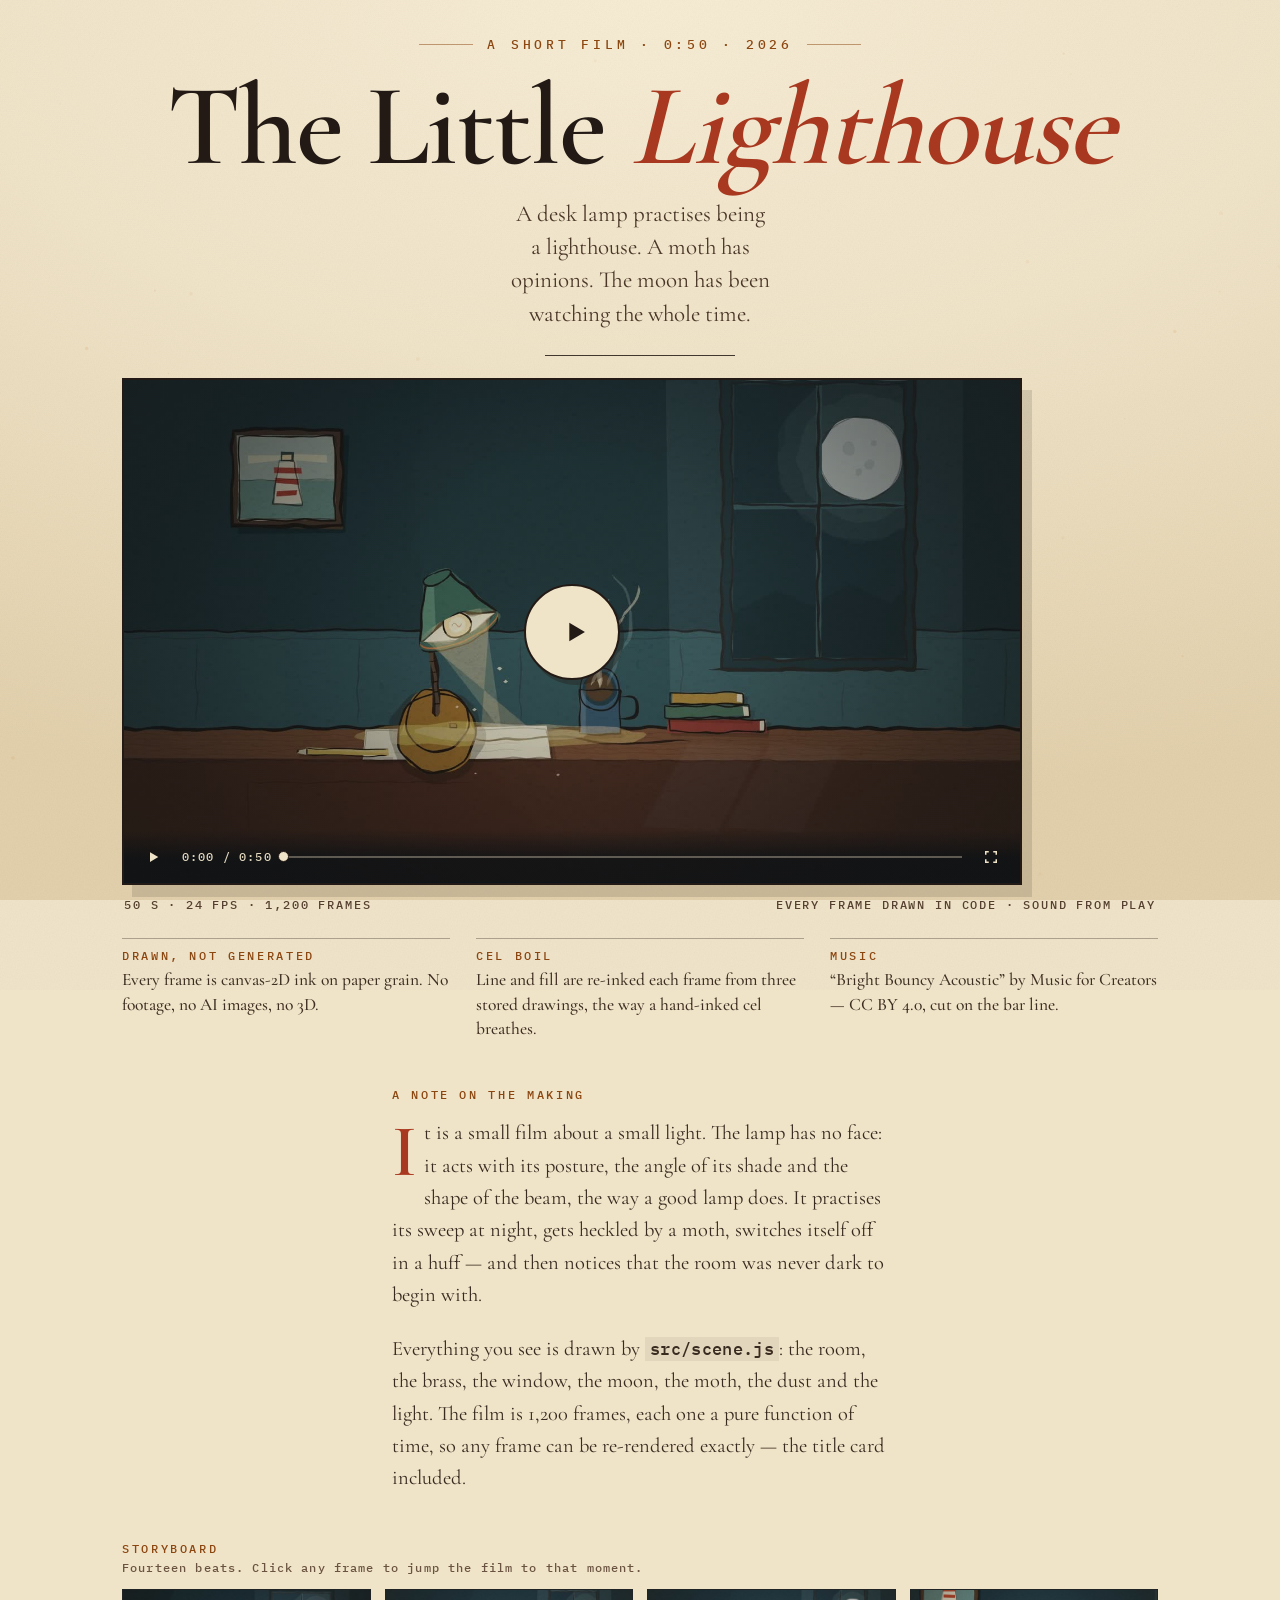
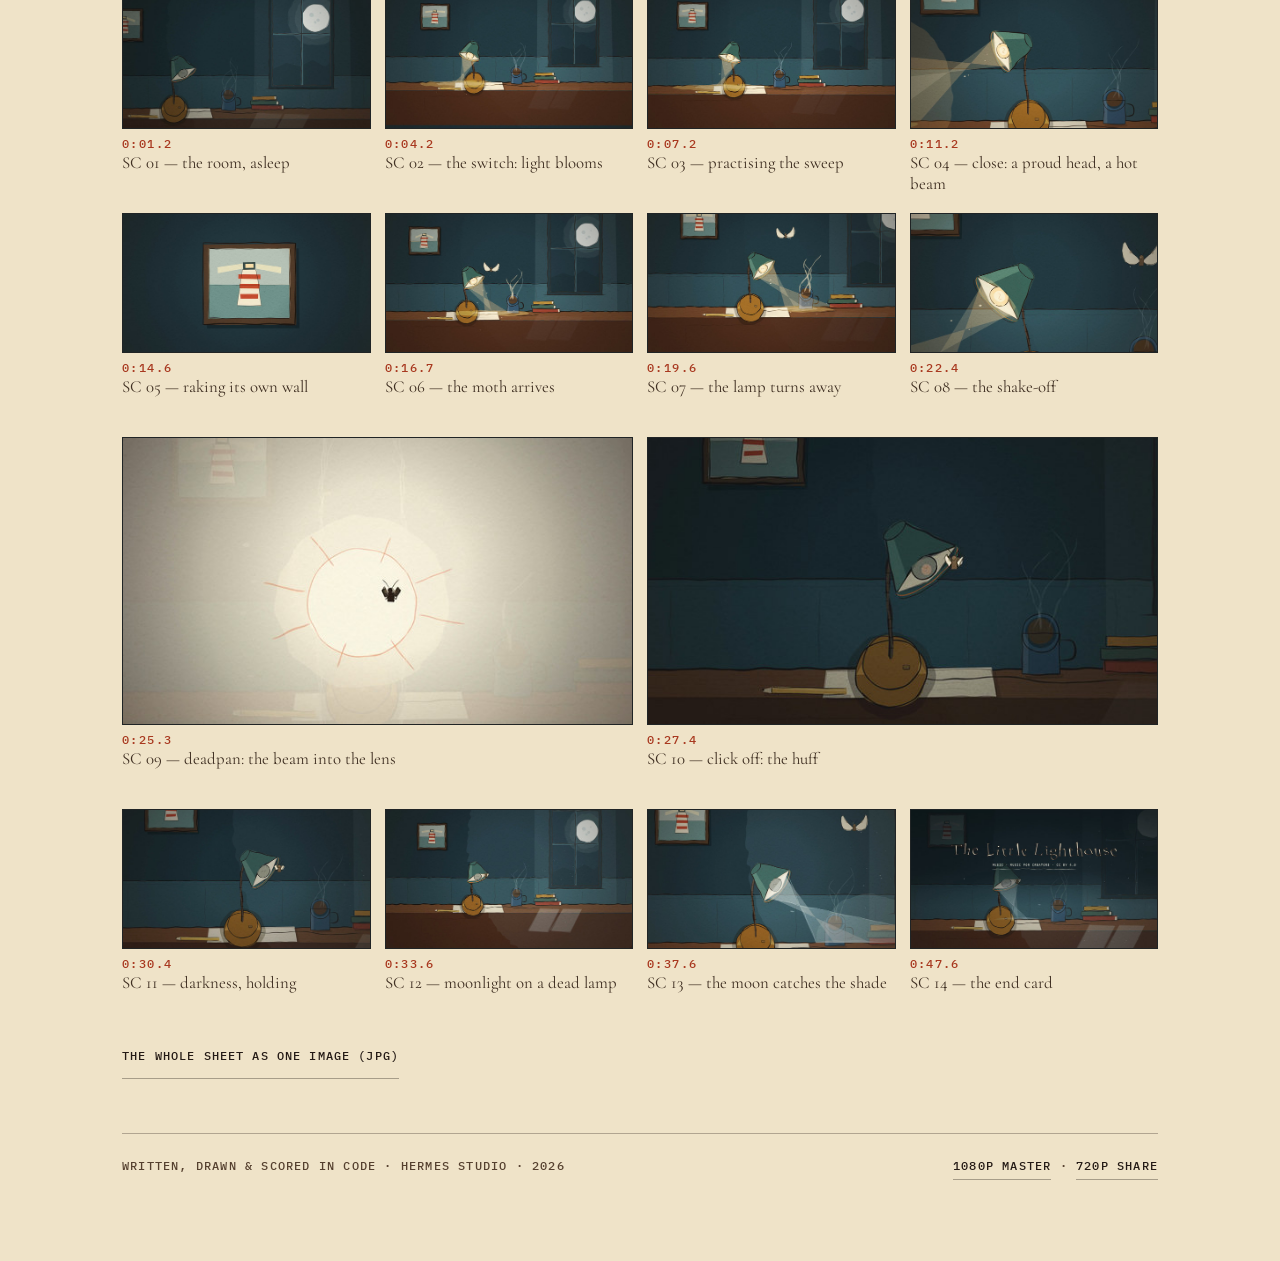
<file: index.html>
<!doctype html>
<html lang="en">
<head>
<meta charset="utf-8">
<meta name="viewport" content="width=device-width, initial-scale=1">
<title>The Little Lighthouse — a short film drawn in code</title>
<meta name="description" content="A 50-second hand-inked cel film drawn entirely in code: a little desk lamp practises being a lighthouse, a moth ruins it, and the moon turns out to have been lighting the room all along.">
<link rel="icon" href="data:image/svg+xml,<svg xmlns='http://www.w3.org/2000/svg' viewBox='0 0 32 32'><rect width='32' height='32' fill='%23efe3c8'/><circle cx='16' cy='13' r='7' fill='%23ffc65c'/><path d='M6 26 L16 13 L26 26 Z' fill='%23241a15'/></svg>">
<style>
  @font-face {
    font-family: "Cormorant";
    src: url("assets/fonts/CormorantGaramond-VF.ttf") format("truetype-variations");
    font-weight: 300 700; font-display: swap;
  }
  @font-face {
    font-family: "Plex Mono";
    src: url("assets/fonts/IBMPlexMono-Medium.ttf") format("truetype");
    font-weight: 500; font-display: swap;
  }
  :root {
    --ink: #241a15; --ink2: #4a3728; --paper: #efe3c8; --paper2: #e3d3b2;
    --warm: #8c4610; --ember: #a8381f; --night: #1e3039; --moon: #b9d4dc;
    --mono: "Plex Mono", ui-monospace, monospace;
    --serif: "Cormorant", "Iowan Old Style", Georgia, serif;
  }
  * { box-sizing: border-box; }
  html { -webkit-text-size-adjust: 100%; }
  body {
    margin: 0; background: var(--paper); color: var(--ink);
    font-family: var(--serif); font-weight: 400;
    -webkit-font-smoothing: antialiased;
    overflow-x: hidden;
  }
  .ground {
    position: fixed; inset: 0; z-index: 0; pointer-events: none;
    background: radial-gradient(120% 90% at 50% 0%, #f6ecd4 0%, #efe3c8 45%, #e2d0ac 100%);
  }
  .ground::after {
    content: ""; position: absolute; inset: -10%;
    background-image: url("data:image/svg+xml,%3Csvg xmlns='http://www.w3.org/2000/svg' width='220' height='220'%3E%3Cfilter id='n'%3E%3CfeTurbulence type='fractalNoise' baseFrequency='0.82' numOctaves='3' stitchTiles='stitch'/%3E%3CfeColorMatrix type='saturate' values='0'/%3E%3C/filter%3E%3Crect width='220' height='220' filter='url(%23n)' opacity='0.5'/%3E%3C/svg%3E");
    background-size: 220px 220px; opacity: .12; mix-blend-mode: multiply;
  }
  canvas#dust { position: fixed; inset: 0; z-index: 0; pointer-events: none; opacity: .55; }

  main { position: relative; z-index: 1; max-width: 1080px; margin: 0 auto; padding: 4vh 22px 9vh; }

  .eyebrow {
    font-family: var(--mono); font-size: 12.5px; letter-spacing: .3em; text-transform: uppercase;
    color: var(--warm); display: flex; gap: 14px; align-items: center; justify-content: center;
    flex-wrap: nowrap; white-space: nowrap;
  }
  .eyebrow .rule { width: 54px; height: 1px; background: currentColor; opacity: .5; flex: 0 0 auto; }

  h1 {
    font-size: clamp(46px, 10.4vw, 116px); line-height: .92; font-weight: 600;
    letter-spacing: -.018em; text-align: center; margin: .18em 0 .06em;
    text-wrap: balance;
  }
  h1 .w { display: inline-block; }
  h1 .w1 { color: var(--ink); }
  h1 .w2 { color: var(--ink); }
  h1 .w3 { color: var(--ember); font-style: italic; }

  .standfirst {
    text-align: center; font-size: clamp(17px, 2.3vw, 23px); line-height: 1.45;
    color: var(--ink2); max-width: 30ch; margin: 18px auto 0; font-weight: 400;
    text-wrap: balance;
  }

  .hairline { height: 1.5px; background: var(--ink); width: 0; margin: 24px auto 22px; opacity: .85; }

  /* ── player: the film, in a drawn frame, with its own quiet bar ───────── */
  .player {
    max-width: min(100%, 900px); margin-inline: auto;
    position: relative; border: 2.5px solid var(--ink); background: var(--night);
    box-shadow: 10px 12px 0 rgba(36, 26, 21, .13);
    aspect-ratio: 16 / 9; overflow: hidden;
  }
  .player video { display: block; width: 100%; height: 100%; object-fit: cover; background: var(--night); cursor: pointer; }
  .player .bed { position: absolute; inset: 0; z-index: 1; pointer-events: none; transition: opacity .45s ease; }
  .player .playbtn { z-index: 3; }
  .player .bar { z-index: 4; }
  .player[data-started="1"] .bed { opacity: 0; }
  .player .playbtn {
    position: absolute; inset: 0; display: grid; place-items: center; cursor: pointer;
    background: radial-gradient(50% 60% at 50% 50%, rgba(10,16,20,.16), rgba(10,16,20,.42));
    border: 0; padding: 0; transition: opacity .25s ease;
  }
  .player .playbtn span {
    width: 96px; height: 96px; border-radius: 50%; display: grid; place-items: center;
    background: var(--paper); border: 2.5px solid var(--ink);
    box-shadow: 4px 5px 0 rgba(36,26,21,.35);
    transition: transform .18s cubic-bezier(.2,.9,.25,1.2);
  }
  .player .playbtn:hover span { transform: scale(1.06); }
  .player .playbtn svg { width: 34px; height: 34px; margin-left: 5px; }
  .player.playing .playbtn { opacity: 0; pointer-events: none; }

  .bar {
    position: absolute; left: 0; right: 0; bottom: 0; z-index: 2;
    display: flex; align-items: center; gap: 12px; padding: 10px 12px 9px;
    background: linear-gradient(transparent, rgba(10,16,20,.72) 55%);
    opacity: 0; transition: opacity .2s ease;
  }
  .player:hover .bar, .player:focus-within .bar, .player.paused .bar { opacity: 1; }
  .bar button {
    background: none; border: 0; padding: 6px; cursor: pointer; color: var(--paper);
    display: grid; place-items: center; min-width: 34px; min-height: 34px;
  }
  .bar button svg { width: 18px; height: 18px; fill: currentColor; }
  .bar .tc {
    font-family: var(--mono); font-size: 11.5px; letter-spacing: .1em; color: rgba(247,236,210,.9);
    font-variant-numeric: tabular-nums; white-space: nowrap;
  }
  .track {
    position: relative; flex: 1 1 auto; height: 30px; cursor: pointer;
    display: flex; align-items: center; touch-action: none;
  }
  .track::before { content: ""; position: absolute; left: 0; right: 0; height: 2px; background: rgba(247,236,210,.32); }
  .track .fill { position: absolute; left: 0; height: 2px; width: 0; background: #ffc65c; }
  .track .knob {
    position: absolute; left: 0; width: 11px; height: 11px; margin-left: -5.5px; border-radius: 50%;
    background: var(--paper); border: 1.5px solid var(--ink);
  }
  .track:focus-visible { outline: 2px solid #ffc65c; outline-offset: 4px; }

  .playercap {
    display: flex; flex-wrap: wrap; gap: 6px 18px; justify-content: space-between;
    font-family: var(--mono); font-size: 11.5px; letter-spacing: .16em; text-transform: uppercase;
    color: #55402f; margin: 12px 2px 0;
  }

  .notes { display: grid; grid-template-columns: repeat(3, 1fr); gap: 8px 26px; margin: 26px 0 0; }
  .note { border-top: 1.5px solid rgba(36,26,21,.32); padding-top: 9px; }
  .note h3 { font-family: var(--mono); font-size: 12px; letter-spacing: .22em; text-transform: uppercase; color: var(--warm); margin: 0 0 5px; font-weight: 500; }
  .note p { margin: 0; font-size: 17.5px; font-weight: 500; line-height: 1.42; color: #3f2f22; }

  .prose { margin: 44px auto 0; max-width: 62ch; }
  .prose p { font-size: clamp(17px, 2.1vw, 20.5px); line-height: 1.58; color: #3a2b20; margin: 0 0 1.05em; }
  .prose .kicker {
    font-family: var(--mono); font-size: 12px; letter-spacing: .22em; text-transform: uppercase;
    color: var(--warm); margin: 0 0 12px;
  }
  .prose .kicker::first-letter { font-size: inherit; float: none; padding: 0; color: inherit; }
  .prose p.lead::first-letter {
    float: left; font-size: 3.6em; line-height: .82; padding: .06em .1em 0 0; color: var(--ember); font-weight: 600;
  }
  .prose em { font-style: italic; }
  .prose code { font-family: var(--mono); font-size: .82em; letter-spacing: .02em; background: rgba(36,26,21,.06); padding: 1px 5px; }
  .prose a { color: var(--ember); text-decoration: none; border-bottom: 1px solid rgba(168,56,31,.45); }

  /* ── storyboard: real cells, real captions, click one to jump the film ── */
  .strip { margin: 46px 0 0; }
  .strip h2 { font-family: var(--mono); font-size: 12px; letter-spacing: .22em; text-transform: uppercase; color: var(--warm); margin: 0 0 4px; font-weight: 500; }
  .strip .hint { font-family: var(--mono); font-size: 11.5px; letter-spacing: .1em; color: #6a5340; margin: 0 0 14px; }
  .sb { display: grid; grid-template-columns: repeat(4, 1fr); gap: 16px 14px; }
  .sb .cell:nth-child(9), .sb .cell:nth-child(10) { grid-column: span 2; }
  .sb .cell {
    display: block; padding: 0; border: 0; background: none; cursor: pointer; text-align: left;
    font: inherit; color: inherit;
  }
  .sb .cell img {
    display: block; width: 100%; height: auto; aspect-ratio: 16 / 9; object-fit: cover;
    border: 1.5px solid rgba(36,26,21,.55); background: var(--night);
    transition: transform .25s cubic-bezier(.2,.9,.25,1), border-color .2s ease;
  }
  .sb .cell:hover img, .sb .cell:focus-visible img { transform: translateY(-2px); border-color: var(--ink); }
  .sb .cell[aria-current="true"] img { border-color: var(--ember); box-shadow: 0 0 0 1px var(--ember); }
  .sb .cell[aria-current="true"] .mark { color: var(--ink); }
  .sb .cell[aria-current="true"] .label { color: var(--ember); }
  .sb .cell:focus-visible { outline: 2px solid var(--warm); outline-offset: 3px; }
  .sb .mark {
    display: block; font-family: var(--mono); font-size: 11.5px; letter-spacing: .12em;
    color: var(--ember); margin: 7px 0 1px;
  }
  .sb .label { display: block; min-height: 2.7em; font-size: 16.8px; line-height: 1.3; color: #3f2f22; }
  .strip .sheet { font-family: var(--mono); font-size: 11.5px; letter-spacing: .1em; text-transform: uppercase; margin: 16px 0 0; }
  .strip .sheet a { display: inline-block; padding: 15px 0; color: var(--ink); text-decoration: none; border-bottom: 1px solid rgba(36,26,21,.35); }

  footer .who { white-space: nowrap; }
  @media (max-width: 520px) { footer .who { white-space: normal; } footer { gap: 6px; } }
  footer {
    margin: 54px 0 0; padding-top: 18px; border-top: 1.5px solid rgba(36,26,21,.3);
    display: flex; flex-wrap: wrap; gap: 14px 28px; align-items: baseline; justify-content: space-between;
    font-family: var(--mono); font-size: 12px; letter-spacing: .1em; text-transform: uppercase; color: #55402f;
  }
  footer a { color: var(--ink); text-decoration: none; border-bottom: 1px solid rgba(36,26,21,.35); padding: 6px 0; display: inline-block; }
  footer a:hover { color: var(--ember); border-color: currentColor; }

  /* ── entrances: the page assembles itself the way the film does ───────── */
  .rise { opacity: 0; transform: translateY(16px); transition: opacity .7s cubic-bezier(.2,.8,.2,1), transform .8s cubic-bezier(.2,.8,.2,1); }
  .rise.in { opacity: 1; transform: none; }

  @media (max-width: 760px) {
    main { padding: 4.5vh 16px 7vh; }
    .eyebrow { font-size: 10px; letter-spacing: .16em; gap: 8px; }
    .notes { grid-template-columns: 1fr; gap: 14px; }
    .player .playbtn span { width: 74px; height: 74px; }
    .player .playbtn svg { width: 26px; height: 26px; }
    .prose { margin-top: 32px; }
    .sb { grid-template-columns: repeat(2, 1fr); gap: 14px 12px; }
    .sb .label { font-size: 15.5px; }
    .bar { padding: 8px 8px 7px; gap: 6px; }
    .bar button { min-width: 44px; min-height: 44px; padding: 10px; }
    .track { height: 44px; }
    .bar .tc { font-size: 10.5px; }
    .playercap { font-size: 10.5px; letter-spacing: .12em; }
    footer { font-size: 12px; }
    footer a { padding: 10px 0; }
  }
  @media (max-width: 440px) {
    .eyebrow .rule { display: none; }
    .eyebrow { font-size: 9.5px; letter-spacing: .12em; }
  }
</style>
</head>
<body>
<div class="ground"></div>
<canvas id="dust" aria-hidden="true"></canvas>

<main>
  <div class="eyebrow"><span class="rule"></span>A short film · 0:50 · 2026<span class="rule"></span></div>

  <h1><span class="w w1">The</span> <span class="w w2">Little</span> <span class="w w3">Lighthouse</span></h1>

  <p class="standfirst">A desk lamp practises being a lighthouse. A moth has opinions. The moon has been watching the whole time.</p>

  <div class="hairline" id="rule"></div>

  <figure class="player paused" id="player" data-started="0" style="margin:0">
    <video class="bed" id="bed" src="media/hero-loop.mp4" poster="media/poster.jpg" muted loop playsinline autoplay preload="auto" aria-hidden="true" tabindex="-1"></video>
    <video id="film" playsinline preload="metadata" poster="media/poster.jpg">
      <source src="media/film-720p.mp4" type="video/mp4">
      Your browser cannot play this film. <a href="media/film-720p.mp4">Download it (MP4, 720p)</a>.
    </video>
    <button class="playbtn" id="playbtn" aria-label="Play the film">
      <span><svg viewBox="0 0 24 24" fill="#241a15" aria-hidden="true"><path d="M8 5.5v13l11-6.5z"/></svg></span>
    </button>
    <div class="bar">
      <button id="pp" aria-label="Play">
        <svg id="ppIcon" viewBox="0 0 24 24" aria-hidden="true"><path d="M8 5.5v13l11-6.5z"/></svg>
      </button>
      <span class="tc" id="tc">0:00 / 0:50</span>
      <div class="track" id="track" role="slider" tabindex="0" aria-label="Seek through the film"
           aria-valuemin="0" aria-valuemax="50" aria-valuenow="0" aria-valuetext="0:00">
        <div class="fill" id="fill"></div>
        <div class="knob" id="knob"></div>
      </div>
      <button id="fs" aria-label="Fullscreen">
        <svg viewBox="0 0 24 24" aria-hidden="true"><path d="M4 9V4h5v2H6v3H4zm16 0h-2V6h-3V4h5v5zM4 15h2v3h3v2H4v-5zm14 3v-3h2v5h-5v-2h3z"/></svg>
      </button>
    </div>
  </figure>
  <div class="playercap"><span>50 s · 24 fps · 1,200 frames</span><span>Every frame drawn in code · sound from play</span></div>

  <div class="notes">
    <div class="note rise"><h3>Drawn, not generated</h3><p>Every frame is canvas-2D ink on paper grain. No footage, no AI images, no 3D.</p></div>
    <div class="note rise"><h3>Cel boil</h3><p>Line and fill are re-inked each frame from three stored drawings, the way a hand-inked cel breathes.</p></div>
    <div class="note rise"><h3>Music</h3><p>“Bright Bouncy Acoustic” by Music for Creators — CC BY 4.0, cut on the bar line.</p></div>
  </div>

  <div class="prose">
    <p class="kicker rise">A note on the making</p>
    <p class="lead rise">It is a small film about a small light. The lamp has no face: it acts with its posture, the angle of its shade and the shape of the beam, the way a good lamp does. It practises its sweep at night, gets heckled by a moth, switches itself off in a huff — and then notices that the room was never dark to begin with.</p>
    <p class="rise">Everything you see is drawn by <code>src/scene.js</code>: the room, the brass, the window, the moon, the moth, the dust and the light. The film is 1,200 frames, each one a pure function of time, so any frame can be re-rendered exactly — the title card included.</p>
  </div>

  <div class="strip">
    <h2 class="rise">Storyboard</h2>
    <p class="hint rise">Fourteen beats. Click any frame to jump the film to that moment.</p>
    <div class="sb" id="sb">
      <!--SB-->
      <button class="cell" data-t="1.2" aria-label="Jump to 0:01.2: SC 01 — the room, asleep">
        <img src="media/sb/f01.jpg" alt="SC 01 — the room, asleep at 0:01.2" loading="lazy" width="560" height="315">
        <span class="mark">0:01.2</span>
        <span class="label">SC 01 — the room, asleep</span>
      </button>
      <button class="cell" data-t="4.2" aria-label="Jump to 0:04.2: SC 02 — the switch: light blooms">
        <img src="media/sb/f02.jpg" alt="SC 02 — the switch: light blooms at 0:04.2" loading="lazy" width="560" height="315">
        <span class="mark">0:04.2</span>
        <span class="label">SC 02 — the switch: light blooms</span>
      </button>
      <button class="cell" data-t="7.2" aria-label="Jump to 0:07.2: SC 03 — practising the sweep">
        <img src="media/sb/f03.jpg" alt="SC 03 — practising the sweep at 0:07.2" loading="lazy" width="560" height="315">
        <span class="mark">0:07.2</span>
        <span class="label">SC 03 — practising the sweep</span>
      </button>
      <button class="cell" data-t="11.2" aria-label="Jump to 0:11.2: SC 04 — close: a proud head, a hot beam">
        <img src="media/sb/f04.jpg" alt="SC 04 — close: a proud head, a hot beam at 0:11.2" loading="lazy" width="560" height="315">
        <span class="mark">0:11.2</span>
        <span class="label">SC 04 — close: a proud head, a hot beam</span>
      </button>
      <button class="cell" data-t="14.6" aria-label="Jump to 0:14.6: SC 05 — raking its own wall">
        <img src="media/sb/f05.jpg" alt="SC 05 — raking its own wall at 0:14.6" loading="lazy" width="560" height="315">
        <span class="mark">0:14.6</span>
        <span class="label">SC 05 — raking its own wall</span>
      </button>
      <button class="cell" data-t="16.7" aria-label="Jump to 0:16.7: SC 06 — the moth arrives">
        <img src="media/sb/f06.jpg" alt="SC 06 — the moth arrives at 0:16.7" loading="lazy" width="560" height="315">
        <span class="mark">0:16.7</span>
        <span class="label">SC 06 — the moth arrives</span>
      </button>
      <button class="cell" data-t="19.6" aria-label="Jump to 0:19.6: SC 07 — the lamp turns away">
        <img src="media/sb/f07.jpg" alt="SC 07 — the lamp turns away at 0:19.6" loading="lazy" width="560" height="315">
        <span class="mark">0:19.6</span>
        <span class="label">SC 07 — the lamp turns away</span>
      </button>
      <button class="cell" data-t="22.4" aria-label="Jump to 0:22.4: SC 08 — the shake-off">
        <img src="media/sb/f08.jpg" alt="SC 08 — the shake-off at 0:22.4" loading="lazy" width="560" height="315">
        <span class="mark">0:22.4</span>
        <span class="label">SC 08 — the shake-off</span>
      </button>
      <button class="cell" data-t="25.3" aria-label="Jump to 0:25.3: SC 09 — deadpan: the beam into the lens">
        <img src="media/sb/f09.jpg" alt="SC 09 — deadpan: the beam into the lens at 0:25.3" loading="lazy" width="560" height="315">
        <span class="mark">0:25.3</span>
        <span class="label">SC 09 — deadpan: the beam into the lens</span>
      </button>
      <button class="cell" data-t="27.4" aria-label="Jump to 0:27.4: SC 10 — click off: the huff">
        <img src="media/sb/f10.jpg" alt="SC 10 — click off: the huff at 0:27.4" loading="lazy" width="560" height="315">
        <span class="mark">0:27.4</span>
        <span class="label">SC 10 — click off: the huff</span>
      </button>
      <button class="cell" data-t="30.4" aria-label="Jump to 0:30.4: SC 11 — darkness, holding">
        <img src="media/sb/f11.jpg" alt="SC 11 — darkness, holding at 0:30.4" loading="lazy" width="560" height="315">
        <span class="mark">0:30.4</span>
        <span class="label">SC 11 — darkness, holding</span>
      </button>
      <button class="cell" data-t="33.6" aria-label="Jump to 0:33.6: SC 12 — moonlight on a dead lamp">
        <img src="media/sb/f12.jpg" alt="SC 12 — moonlight on a dead lamp at 0:33.6" loading="lazy" width="560" height="315">
        <span class="mark">0:33.6</span>
        <span class="label">SC 12 — moonlight on a dead lamp</span>
      </button>
      <button class="cell" data-t="37.6" aria-label="Jump to 0:37.6: SC 13 — the moon catches the shade">
        <img src="media/sb/f13.jpg" alt="SC 13 — the moon catches the shade at 0:37.6" loading="lazy" width="560" height="315">
        <span class="mark">0:37.6</span>
        <span class="label">SC 13 — the moon catches the shade</span>
      </button>
      <button class="cell" data-t="47.6" aria-label="Jump to 0:47.6: SC 14 — the end card">
        <img src="media/sb/f14.jpg" alt="SC 14 — the end card at 0:47.6" loading="lazy" width="560" height="315">
        <span class="mark">0:47.6</span>
        <span class="label">SC 14 — the end card</span>
      </button>
      <!--/SB-->
    </div>
    <p class="sheet"><a href="media/storyboard.jpg">The whole sheet as one image (JPG)</a></p>
  </div>

  <footer>
    <span class="who">Written, drawn &amp; scored in code · Hermes Studio · 2026</span>
    <span><a href="media/film-1080p.mp4">1080p master</a> · <a href="media/film-720p.mp4">720p share</a></span>
  </footer>
</main>

<script>
(() => {
  const v = document.getElementById('film');
  const player = document.getElementById('player');
  const btn = document.getElementById('playbtn');
  const pp = document.getElementById('pp');
  const ppIcon = document.getElementById('ppIcon');
  const track = document.getElementById('track');
  const fill = document.getElementById('fill');
  const knob = document.getElementById('knob');
  const tc = document.getElementById('tc');
  const fs = document.getElementById('fs');

  const bed = document.getElementById('bed');
  const cellsNow = [...document.querySelectorAll('#sb .cell')];
  const PLAY = 'M8 5.5v13l11-6.5z';
  const PAUSE = 'M7 5h4v14H7zm6 0h4v14h-4z';
  const DUR = 50;

  const fmt = (x) => {
    x = Math.max(0, Math.min(DUR, x || 0));
    return Math.floor(x / 60) + ':' + String(Math.floor(x % 60)).padStart(2, '0');
  };
  const paint = () => {
    const p = (v.currentTime || 0) / (v.duration || DUR);
    fill.style.width = (p * 100) + '%';
    knob.style.left = (p * 100) + '%';
    tc.textContent = fmt(v.currentTime) + ' / ' + fmt(v.duration || DUR);
    track.setAttribute('aria-valuenow', String(Math.round(v.currentTime || 0)));
    track.setAttribute('aria-valuetext', fmt(v.currentTime));
    const paused = v.paused;
    pp.setAttribute('aria-label', paused ? 'Play' : 'Pause');
    ppIcon.innerHTML = '<path d="' + (paused ? PLAY : PAUSE) + '"/>';
    player.classList.toggle('paused', paused);
    player.dataset.started = (v.currentTime > 0.05 || !paused) ? '1' : '0';
    if (bed) { if (player.dataset.started === '0') { const p = bed.play(); if (p) p.catch(() => {}); } else bed.pause(); }
    if (cellsNow.length) {
      const t = v.currentTime || 0;
      let idx = -1;
      cellsNow.forEach((c, i) => { if (t + 0.05 >= parseFloat(c.dataset.t)) idx = i; });
      cellsNow.forEach((c, i) => c.setAttribute('aria-current', i === idx ? 'true' : 'false'));
    }
    player.classList.toggle('playing', !paused);
  };
  const toggle = () => { if (v.paused) v.play().catch(() => {}); else v.pause(); };

  btn.addEventListener('click', toggle);
  pp.addEventListener('click', toggle);
  v.addEventListener('click', toggle);
  v.addEventListener('timeupdate', paint);
  v.addEventListener('loadedmetadata', paint);
  v.addEventListener('play', paint);
  v.addEventListener('pause', paint);
  v.addEventListener('ended', paint);

  // scrub: pointer + keyboard, on the hairline track
  const seekTo = (clientX) => {
    const r = track.getBoundingClientRect();
    const p = Math.min(1, Math.max(0, (clientX - r.left) / r.width));
    v.currentTime = p * (v.duration || DUR);
    paint();
  };
  let dragging = false;
  track.addEventListener('pointerdown', (e) => { dragging = true; track.setPointerCapture(e.pointerId); seekTo(e.clientX); });
  track.addEventListener('pointermove', (e) => { if (dragging) seekTo(e.clientX); });
  track.addEventListener('pointerup', () => { dragging = false; });
  track.addEventListener('keydown', (e) => {
    const d = e.shiftKey ? 5 : 1;
    if (e.key === 'ArrowRight') { v.currentTime = Math.min(DUR, v.currentTime + d); paint(); e.preventDefault(); }
    if (e.key === 'ArrowLeft') { v.currentTime = Math.max(0, v.currentTime - d); paint(); e.preventDefault(); }
    if (e.key === 'Home') { v.currentTime = 0; paint(); e.preventDefault(); }
    if (e.key === 'End') { v.currentTime = DUR; paint(); e.preventDefault(); }
  });

  fs.addEventListener('click', () => {
    if (document.fullscreenElement) document.exitFullscreen();
    else if (player.requestFullscreen) player.requestFullscreen().catch(() => {});
    else if (v.webkitEnterFullscreen) v.webkitEnterFullscreen();
  });

  // storyboard: click a cell to jump the film there and play
  document.querySelectorAll('#sb .cell').forEach((cell) => {
    cell.addEventListener('click', () => {
      v.currentTime = parseFloat(cell.dataset.t);
      paint();                       // the timecode and the current beat must not depend on play() resolving
      v.play().catch(() => {});
    });
  });

  // entrances: every section assembles once, then stays
  if ('IntersectionObserver' in window) {
    const io = new IntersectionObserver((rows) => {
      rows.forEach((r) => { if (r.isIntersecting) { r.target.classList.add('in'); io.unobserve(r.target); } });
    }, { rootMargin: '0px 0px -12% 0px', threshold: 0.08 });
    document.querySelectorAll('.rise').forEach((el, i) => {
      el.style.transitionDelay = (i % 4) * 70 + 'ms';
      io.observe(el);
    });
  } else {
    document.querySelectorAll('.rise').forEach((el) => el.classList.add('in'));
  }

  // the title writes itself on in the same order the film does: ink, then light
  const words = [...document.querySelectorAll('h1 .w')];
  words.forEach((w, i) => {
    w.style.opacity = '0';
    w.style.transform = 'translateY(14px)';
    w.style.transition = `opacity .7s cubic-bezier(.2,.8,.2,1) ${0.12 + i * 0.11}s, transform .9s cubic-bezier(.2,.8,.2,1) ${0.12 + i * 0.11}s`;
  });
  const rule = document.getElementById('rule');
  setTimeout(() => {
    words.forEach(w => { w.style.opacity = '1'; w.style.transform = 'none'; });
    rule.style.transition = 'width 1.1s cubic-bezier(.2,.8,.2,1) .5s';
    rule.style.width = '190px';
  }, 60);

  // dust: tiny motes drifting up through the page light, forever (no toggle)
  const cv = document.getElementById('dust');
  const cx = cv.getContext('2d');
  let W = 0, H = 0, dots = [];
  const build = () => {
    W = cv.width = innerWidth * devicePixelRatio;
    H = cv.height = innerHeight * devicePixelRatio;
    cv.style.width = innerWidth + 'px'; cv.style.height = innerHeight + 'px';
    dots = Array.from({ length: 46 }, () => ({
      x: Math.random() * W, y: Math.random() * H,
      r: (0.5 + Math.random() * 1.5) * devicePixelRatio,
      s: (0.08 + Math.random() * 0.22) * devicePixelRatio,
      d: (Math.random() - 0.5) * 0.1 * devicePixelRatio,
      a: 0.12 + Math.random() * 0.3
    }));
  };
  build(); addEventListener('resize', build);
  const tick = () => {
    cx.clearRect(0, 0, W, H);
    for (const p of dots) {
      p.y -= p.s; p.x += Math.sin(p.y * 0.004) * p.d;
      if (p.y < -8) { p.y = H + 8; p.x = Math.random() * W; }
      cx.beginPath(); cx.arc(p.x, p.y, p.r, 0, 6.2832);
      cx.fillStyle = `rgba(200,118,31,${p.a * 0.55})`; cx.fill();
    }
    requestAnimationFrame(tick);
  };
  tick();
  paint();
})();
</script>
</body>
</html>
</file>
